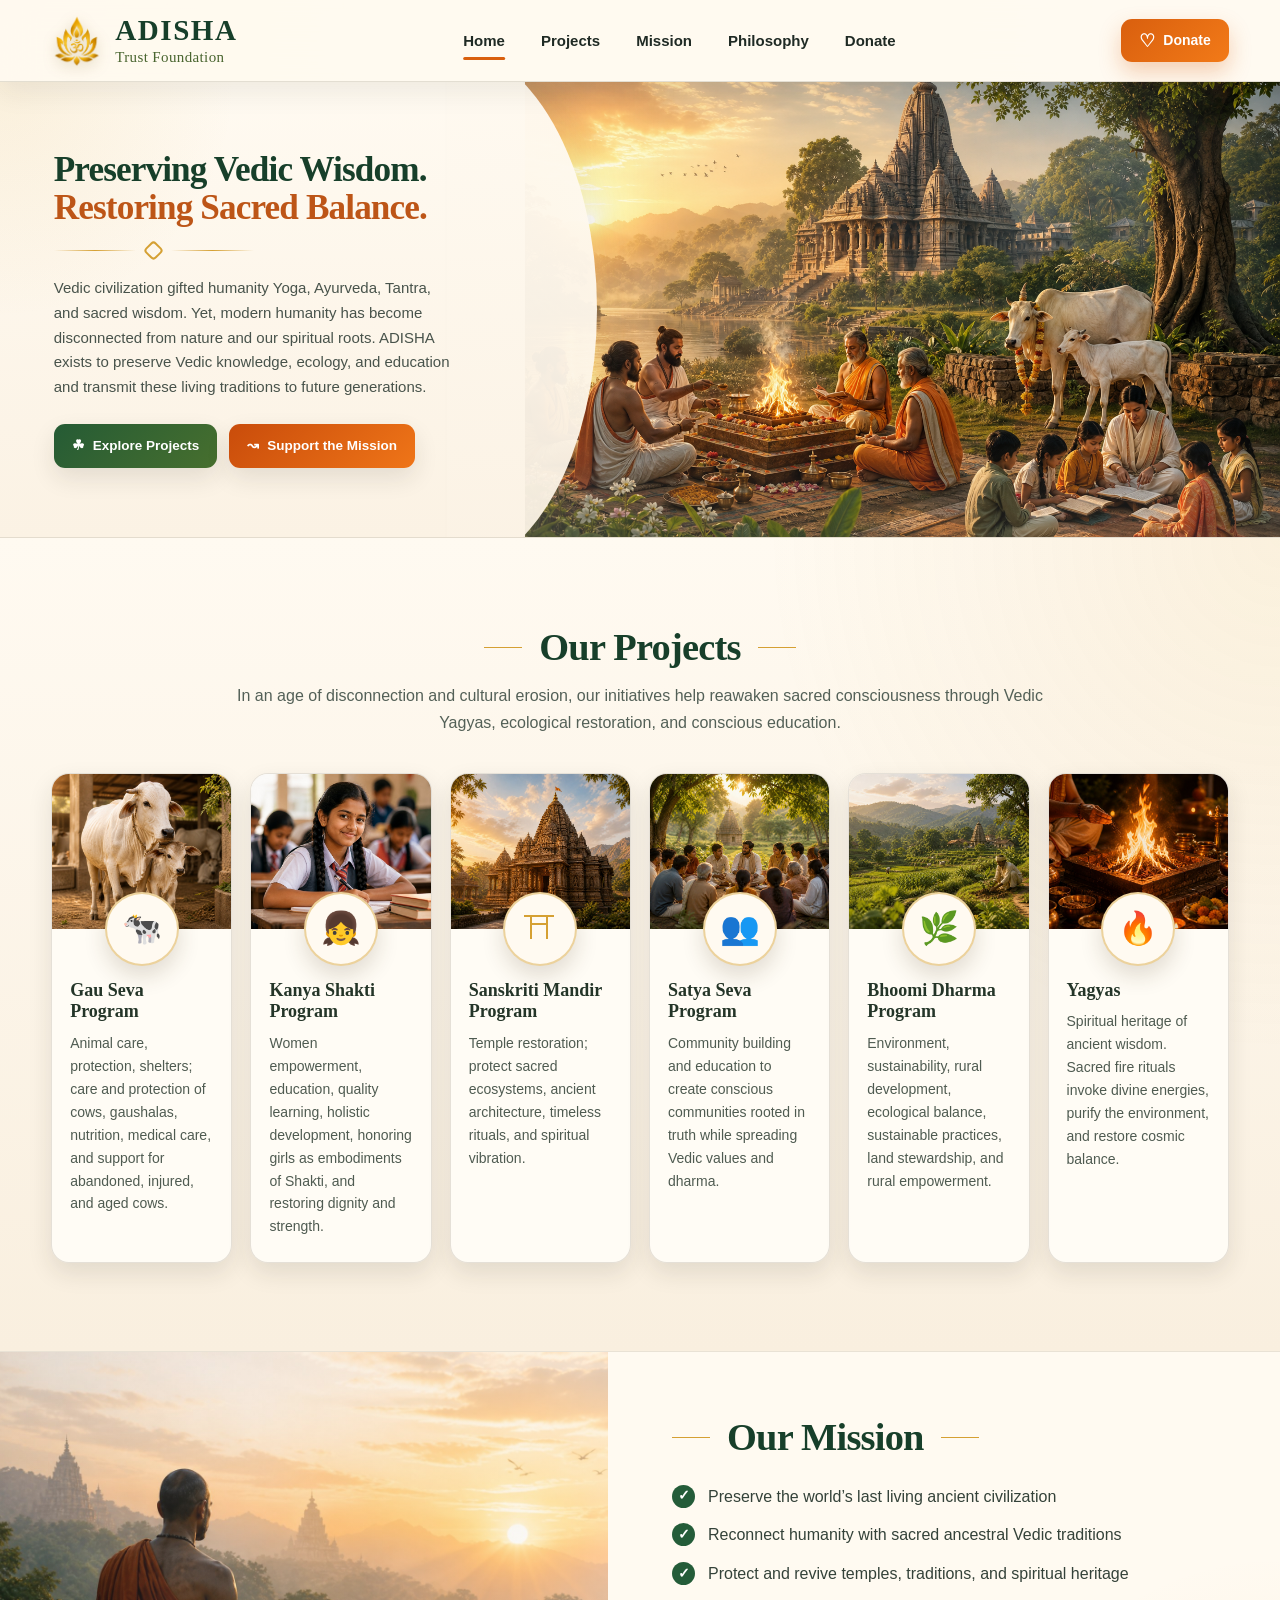
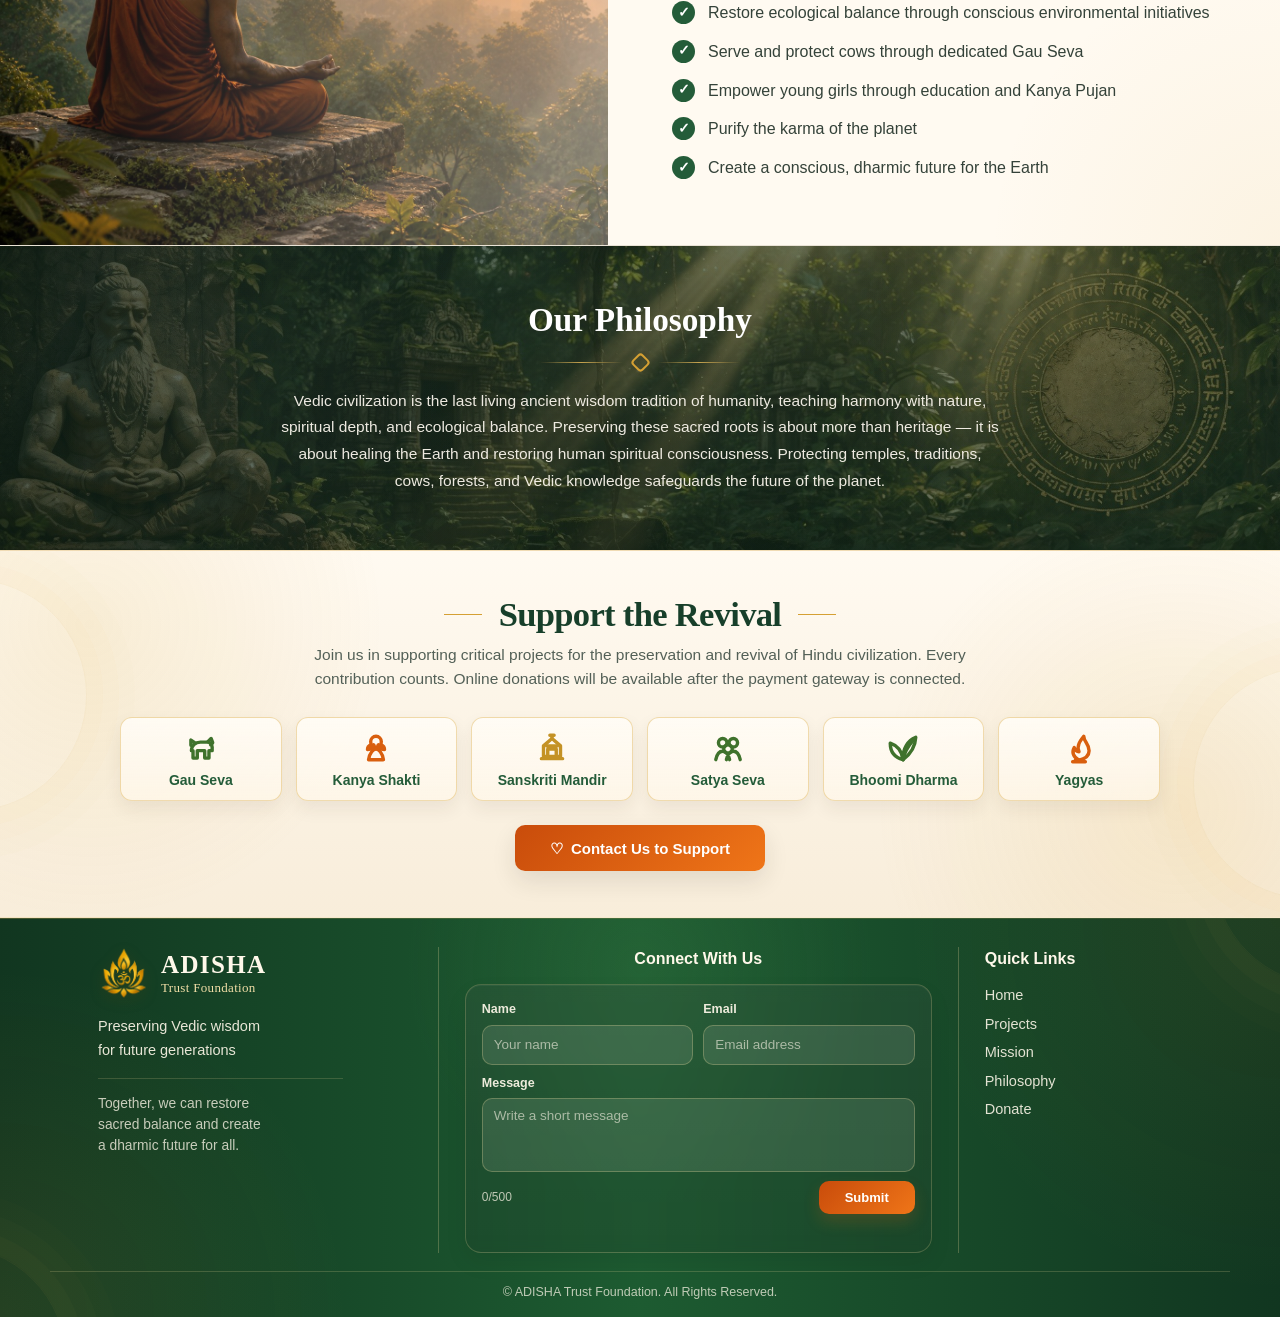
<file: index.html>
<!DOCTYPE html>
<html lang="en">
<head>
  <meta charset="UTF-8" />
  <meta name="viewport" content="width=device-width, initial-scale=1.0" />

  <title>ADISHA Trust Foundation</title>

  <meta
    name="description"
    content="ADISHA Trust Foundation preserves Vedic wisdom, ecology, education, Gau Seva, temple heritage, and sacred living traditions for future generations."
  />

  <link rel="icon" type="image/png" href="assets/images/favicon.png" />
  <link rel="stylesheet" href="styles.css" />
</head>

<body>
  <header class="site-header">
    <a class="brand" href="#home" aria-label="ADISHA Trust Foundation home">
      <img
        class="brand-logo"
        src="assets/images/logo-mark.png"
        alt="ADISHA lotus Om logo"
      />

      <span class="brand-text">
        <strong>ADISHA</strong>
        <small>Trust Foundation</small>
      </span>
    </a>

    <input class="nav-toggle" type="checkbox" id="nav-toggle" aria-label="Open menu" />

    <label class="hamburger" for="nav-toggle" aria-hidden="true">
      <span></span>
      <span></span>
      <span></span>
    </label>

    <nav class="nav" aria-label="Primary navigation">
      <a class="active" href="#home">Home</a>
      <a href="#projects">Projects</a>
      <a href="#mission">Mission</a>
      <a href="#philosophy">Philosophy</a>
      <a href="donate.html">Donate</a>
    </nav>

    <a class="header-donate" href="donate.html">
      <span>♡</span>
      Donate
    </a>
  </header>

  <main id="home">
    <section class="hero">
      <div class="hero-copy">
        <h1>Preserving Vedic Wisdom.<br><span>Restoring Sacred Balance.</span></h1>

        <div class="ornament" aria-hidden="true">
          <span></span>
        </div>

        <p>
          Vedic civilization gifted humanity Yoga, Ayurveda, Tantra, and sacred wisdom.
          Yet, modern humanity has become disconnected from nature and our spiritual roots.
          ADISHA exists to preserve Vedic knowledge, ecology, and education and transmit
          these living traditions to future generations.
        </p>

        <div class="hero-actions">
          <a class="btn btn-green" href="#projects">
            <span>☘</span>
            Explore Projects
          </a>

          <a class="btn btn-orange" href="donate.html">
            <span>↝</span>
            Support the Mission
          </a>
        </div>
      </div>

      <div
        class="hero-image"
        role="img"
        aria-label="Vedic landscape with temple, yagya, cow protection, and children learning"
      ></div>
    </section>

    <section id="projects" class="projects pale-section section-shell">
      <div class="section-heading center">
        <div class="title-line">
          <span></span>
          <h2>Our Projects</h2>
          <span></span>
        </div>

        <p>
          In an age of disconnection and cultural erosion, our initiatives help reawaken
          sacred consciousness through Vedic Yagyas, ecological restoration, and conscious
          education.
        </p>
      </div>

      <div class="project-grid">
        <article class="project-card">
          <img
            src="assets/images/program-gau-seva.jpg"
            alt="Cow and calf in a gaushala"
          />
          <div class="icon-badge">🐄</div>
          <h3>Gau Seva Program</h3>
          <p>
            Animal care, protection, shelters; care and protection of cows, gaushalas,
            nutrition, medical care, and support for abandoned, injured, and aged cows.
          </p>
        </article>

        <article class="project-card">
          <img
            src="assets/images/program-kanya-shakti.jpg"
            alt="Young girl student in a warm classroom"
          />
          <div class="icon-badge orange">👧</div>
          <h3>Kanya Shakti Program</h3>
          <p>
            Women empowerment, education, quality learning, holistic development,
            honoring girls as embodiments of Shakti, and restoring dignity and strength.
          </p>
        </article>

        <article class="project-card">
          <img
            src="assets/images/program-sanskriti-mandir.jpg"
            alt="Ancient Hindu temple at golden hour"
          />
          <div class="icon-badge gold">⛩</div>
          <h3>Sanskriti Mandir Program</h3>
          <p>
            Temple restoration; protect sacred ecosystems, ancient architecture,
            timeless rituals, and spiritual vibration.
          </p>
        </article>

        <article class="project-card">
          <img
            src="assets/images/program-satya-seva.jpg"
            alt="Community sitting in a circle under a tree"
          />
          <div class="icon-badge">👥</div>
          <h3>Satya Seva Program</h3>
          <p>
            Community building and education to create conscious communities rooted in
            truth while spreading Vedic values and dharma.
          </p>
        </article>

        <article class="project-card">
          <img
            src="assets/images/program-bhoomi-dharma.jpg"
            alt="Rural sustainable landscape with farming and temple"
          />
          <div class="icon-badge">🌿</div>
          <h3>Bhoomi Dharma Program</h3>
          <p>
            Environment, sustainability, rural development, ecological balance,
            sustainable practices, land stewardship, and rural empowerment.
          </p>
        </article>

        <article class="project-card">
          <img
            src="assets/images/program-yagyas.jpg"
            alt="Sacred fire ritual with lamps and offerings"
          />
          <div class="icon-badge orange">🔥</div>
          <h3>Yagyas</h3>
          <p>
            Spiritual heritage of ancient wisdom. Sacred fire rituals invoke divine
            energies, purify the environment, and restore cosmic balance.
          </p>
        </article>
      </div>
    </section>

    <section id="mission" class="mission section-shell">
      <div
        class="mission-image"
        role="img"
        aria-label="Meditation overlooking ancient temples at sunrise"
      ></div>

      <div class="mission-copy">
        <div class="section-heading left">
          <div class="title-line">
            <span></span>
            <h2>Our Mission</h2>
            <span></span>
          </div>
        </div>

        <ul class="check-list">
          <li>Preserve the world’s last living ancient civilization</li>
          <li>Reconnect humanity with sacred ancestral Vedic traditions</li>
          <li>Protect and revive temples, traditions, and spiritual heritage</li>
          <li>Restore ecological balance through conscious environmental initiatives</li>
          <li>Serve and protect cows through dedicated Gau Seva</li>
          <li>Empower young girls through education and Kanya Pujan</li>
          <li>Purify the karma of the planet</li>
          <li>Create a conscious, dharmic future for the Earth</li>
        </ul>
      </div>
    </section>

    <section id="philosophy" class="philosophy section-shell">
      <div class="philosophy-copy">
        <h2>Our Philosophy</h2>

        <div class="ornament light" aria-hidden="true">
          <span></span>
        </div>

        <p>
          Vedic civilization is the last living ancient wisdom tradition of humanity,
          teaching harmony with nature, spiritual depth, and ecological balance.
          Preserving these sacred roots is about more than heritage — it is about healing
          the Earth and restoring human spiritual consciousness. Protecting temples,
          traditions, cows, forests, and Vedic knowledge safeguards the future of the planet.
        </p>
      </div>
    </section>

    <section id="donate" class="donate pale-section section-shell">
      <div class="section-heading center donate-heading">
        <div class="title-line">
          <span></span>
          <h2>Support the Revival</h2>
          <span></span>
        </div>

        <p>
          Join us in supporting critical projects for the preservation and revival of
          Hindu civilization. Every contribution counts. Online donations will be available
          after the payment gateway is connected.
        </p>
      </div>

      <div class="donation-options">
        <a href="#footer-contact" class="donation-chip">
          <span class="donation-icon icon-green">
            <svg viewBox="0 0 64 64" aria-hidden="true">
              <path d="M14 37c0-9 7-16 17-16h13c5 0 9 4 9 9v7h-6v14h-8V37H25v14h-8V37h-3Z"/>
              <path d="M45 20l6-6 3 8-4 4M20 22l-7-5v10"/>
            </svg>
          </span>
          <strong>Gau Seva</strong>
        </a>

        <a href="#footer-contact" class="donation-chip">
          <span class="donation-icon icon-orange">
            <svg viewBox="0 0 64 64" aria-hidden="true">
              <circle cx="32" cy="20" r="10"/>
              <path d="M18 54c2-13 9-20 14-20s12 7 14 20H18Z"/>
              <path d="M22 26c-4 2-6 5-6 9 7-1 11-4 12-9M42 26c4 2 6 5 6 9-7-1-11-4-12-9"/>
            </svg>
          </span>
          <strong>Kanya Shakti</strong>
        </a>

        <a href="#footer-contact" class="donation-chip">
          <span class="donation-icon icon-gold">
            <svg viewBox="0 0 64 64" aria-hidden="true">
              <path d="M12 52h40M16 48V28l16-14 16 14v20"/>
              <path d="M24 48V34h16v14M22 28h20M32 14v-6M28 8h8"/>
              <path d="M19 48h26"/>
            </svg>
          </span>
          <strong>Sanskriti Mandir</strong>
        </a>

        <a href="#footer-contact" class="donation-chip">
          <span class="donation-icon icon-green">
            <svg viewBox="0 0 64 64" aria-hidden="true">
              <circle cx="22" cy="22" r="8"/>
              <circle cx="42" cy="22" r="8"/>
              <circle cx="32" cy="34" r="8"/>
              <path d="M9 54c2-10 7-16 13-16s11 6 13 16M29 54c2-10 7-16 13-16s11 6 13 16"/>
            </svg>
          </span>
          <strong>Satya Seva</strong>
        </a>

        <a href="#footer-contact" class="donation-chip">
          <span class="donation-icon icon-green">
            <svg viewBox="0 0 64 64" aria-hidden="true">
              <path d="M32 54C31 33 41 18 56 12c-1 20-12 33-24 42Z"/>
              <path d="M32 54C30 37 20 27 8 23c0 16 9 27 24 31Z"/>
              <path d="M32 54c3-14 9-25 18-35"/>
            </svg>
          </span>
          <strong>Bhoomi Dharma</strong>
        </a>

        <a href="#footer-contact" class="donation-chip">
          <span class="donation-icon icon-orange">
            <svg viewBox="0 0 64 64" aria-hidden="true">
              <path d="M32 55c-11-6-14-15-9-24 2 6 6 8 9 8-5-11 2-20 9-29 0 10 10 14 10 27 0 9-7 15-19 18Z"/>
              <path d="M25 55h14M20 58h24"/>
            </svg>
          </span>
          <strong>Yagyas</strong>
        </a>
      </div>

      <a class="btn btn-orange donate-now" href="#footer-contact">
        <span>♡</span>
        Contact Us to Support
      </a>
    </section>
  </main>

  <footer class="footer" id="footer-contact">
    <div class="footer-inner footer-three-column">
      <div class="footer-col footer-brand-col">
        <a class="brand footer-logo" href="#home" aria-label="ADISHA Trust Foundation home">
          <img
            class="brand-logo"
            src="assets/images/logo-mark.png"
            alt="ADISHA lotus Om logo"
          />

          <span class="brand-text">
            <strong>ADISHA</strong>
            <small>Trust Foundation</small>
          </span>
        </a>

        <p class="footer-tagline">
          Preserving Vedic wisdom<br />
          for future generations
        </p>

        <p class="footer-left-note">
          Together, we can restore<br />
          sacred balance and create<br />
          a dharmic future for all.
        </p>
      </div>

      <div class="footer-col footer-connect-col">
        <h4>Connect With Us</h4>

        <div class="footer-contact-form-wrap">
          <form class="footer-contact-form">
            <div class="footer-field-grid">
              <label>
                <span>Name</span>
                <input
                  type="text"
                  name="contact_name"
                  maxlength="60"
                  placeholder="Your name"
                  required
                />
              </label>

              <label>
                <span>Email</span>
                <input
                  type="email"
                  name="contact_email"
                  maxlength="90"
                  placeholder="Email address"
                  required
                />
              </label>
            </div>

            <label>
              <span>Message</span>
              <textarea
                name="contact_message"
                maxlength="500"
                placeholder="Write a short message"
                required
              ></textarea>
            </label>

            <div class="footer-form-bottom">
              <small><span class="footer-message-count">0</span>/500</small>
              <button type="submit">Submit</button>
            </div>

            <p class="footer-form-status" aria-live="polite"></p>
          </form>
        </div>
      </div>

      <div class="footer-col footer-links-col">
        <h4>Quick Links</h4>

        <div class="footer-links-grid">
          <a href="#home">Home</a>
          <a href="#projects">Projects</a>
          <a href="#mission">Mission</a>
          <a href="#philosophy">Philosophy</a>
          <a href="#donate">Donate</a>
        </div>
      </div>
    </div>

    <div class="copyright">
      © ADISHA Trust Foundation. All Rights Reserved.
    </div>
  </footer>

  <script src="contact-form.js"></script>
</body>
</html>
</file>
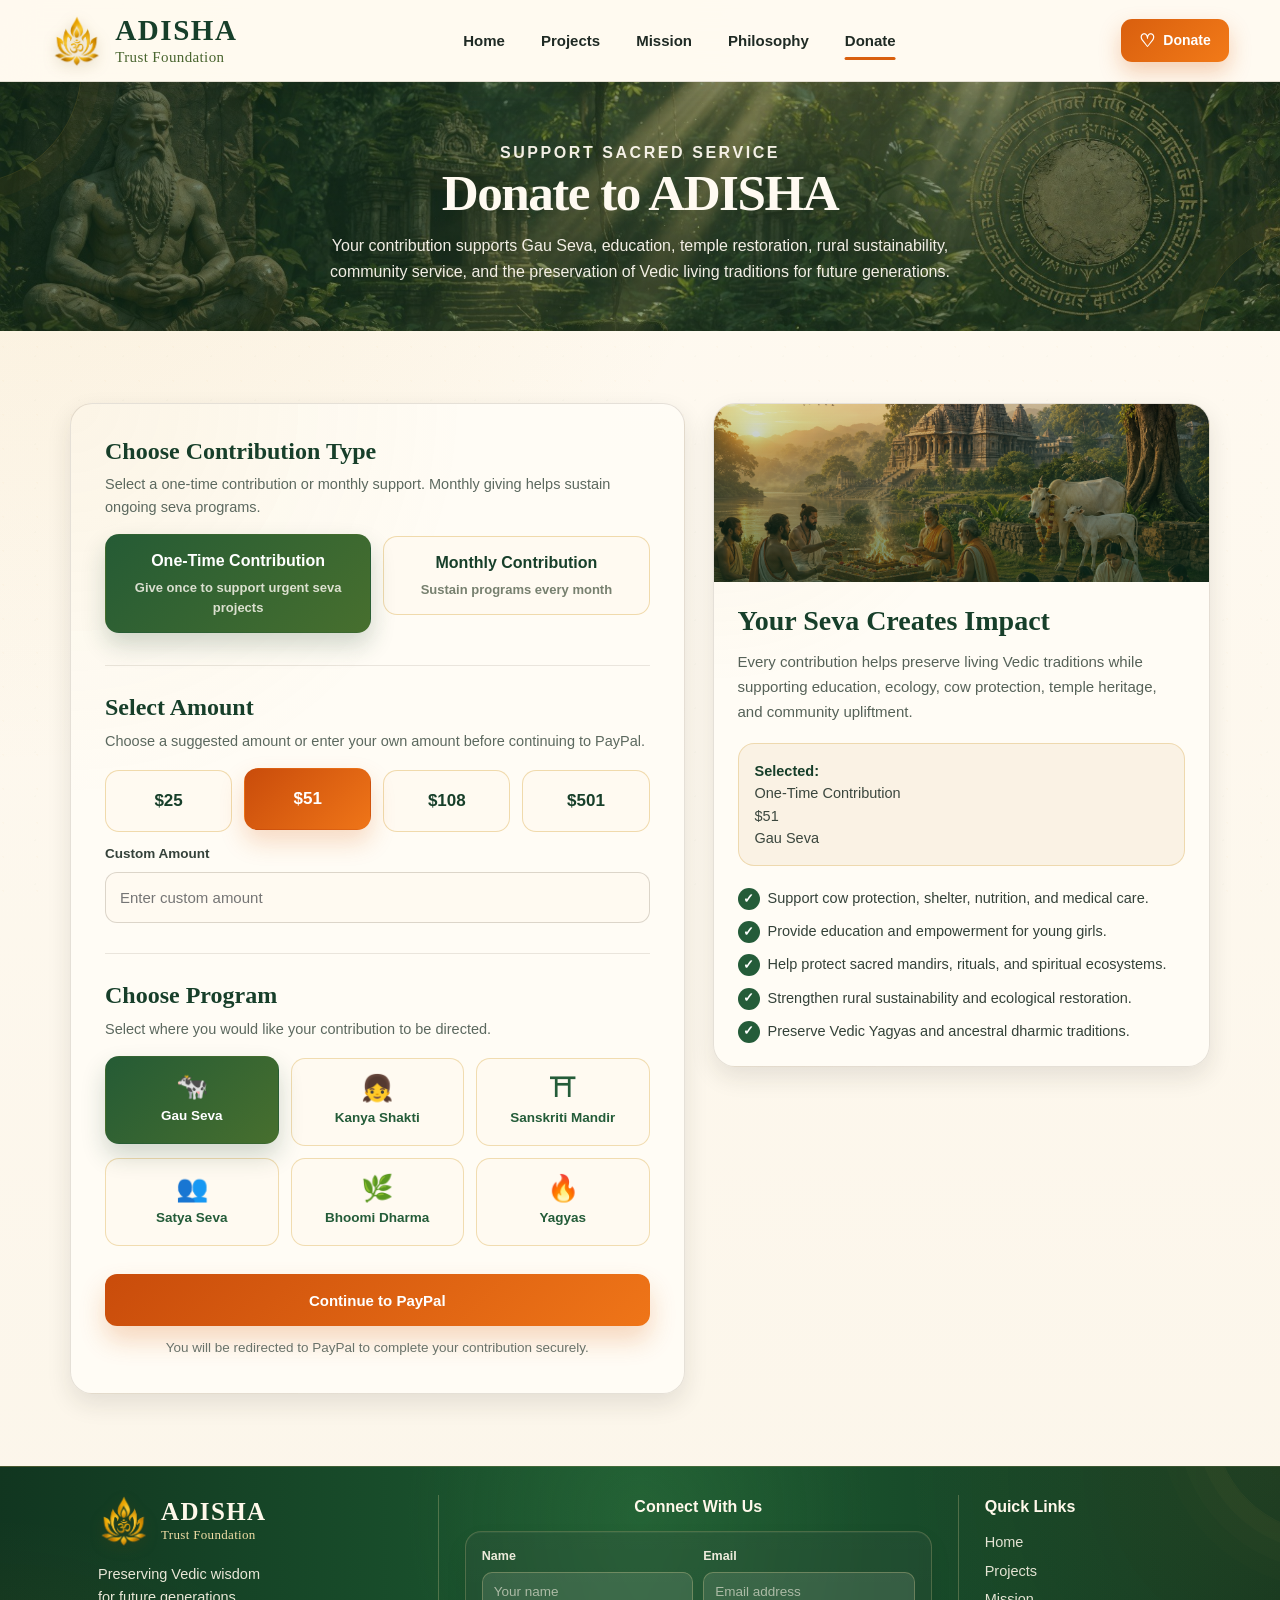
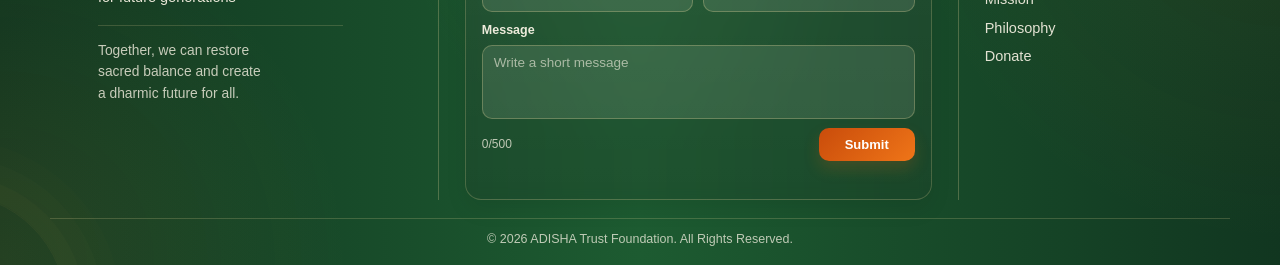
<file: donate.html>
<!DOCTYPE html>
<html lang="en">
<head>
  <meta charset="UTF-8" />
  <meta name="viewport" content="width=device-width, initial-scale=1.0" />

  <title>Donate | ADISHA Trust Foundation</title>

  <meta
    name="description"
    content="Support ADISHA Trust Foundation through one-time or monthly contributions for Gau Seva, Kanya Shakti, Sanskriti Mandir, Satya Seva, Bhoomi Dharma, and Vedic Yagyas."
  />

  <link rel="icon" type="image/png" href="assets/images/favicon.png" />
  <link rel="stylesheet" href="styles.css" />

  <style>
    .paypal-donate-page {
      max-width: 1180px;
      margin: 0 auto;
      padding: clamp(42px, 6vw, 72px) 20px;
      display: grid;
      grid-template-columns: minmax(0, 1.05fr) minmax(320px, 0.85fr);
      gap: 28px;
      align-items: start;
    }

    .paypal-panel,
    .paypal-summary-card {
      border: 1px solid rgba(82, 65, 41, 0.15);
      border-radius: 22px;
      background:
        radial-gradient(circle at top left, rgba(213, 160, 51, 0.08), transparent 34%),
        rgba(255, 252, 246, 0.94);
      box-shadow: var(--soft-shadow);
    }

    .paypal-panel {
      padding: clamp(24px, 4vw, 34px);
    }

    .paypal-step + .paypal-step {
      margin-top: 30px;
      padding-top: 28px;
      border-top: 1px solid rgba(82, 65, 41, 0.12);
    }

    .paypal-step h2 {
      margin: 0 0 14px;
      color: var(--green);
      font-size: 24px;
      line-height: 1.15;
    }

    .paypal-step-note {
      margin: -6px 0 18px;
      color: #5c695f;
      font-family: Arial, Helvetica, sans-serif;
      font-size: 14.5px;
      line-height: 1.55;
    }

    .paypal-frequency-grid {
      display: grid;
      grid-template-columns: 1fr 1fr;
      gap: 12px;
    }

    .paypal-option-input {
      position: absolute;
      opacity: 0;
      pointer-events: none;
    }

    .paypal-option-card {
      min-height: 74px;
      display: grid;
      place-items: center;
      padding: 14px;
      border: 1px solid rgba(213, 160, 51, 0.36);
      border-radius: 14px;
      background: #fffaf1;
      color: var(--green);
      cursor: pointer;
      font-family: Arial, Helvetica, sans-serif;
      font-weight: 800;
      text-align: center;
      transition:
        transform 0.2s ease,
        border-color 0.2s ease,
        box-shadow 0.2s ease,
        background 0.2s ease;
    }

    .paypal-option-card span {
      display: block;
      margin-top: 4px;
      color: #77806f;
      font-size: 13px;
      font-weight: 600;
    }

    .paypal-option-input:checked + .paypal-option-card {
      color: #fff;
      border-color: transparent;
      background: linear-gradient(135deg, #255b35, #476f2e);
      box-shadow: 0 12px 24px rgba(23, 63, 42, 0.2);
      transform: translateY(-2px);
    }

    .paypal-option-input:checked + .paypal-option-card span {
      color: rgba(255, 250, 241, 0.82);
    }

    .paypal-amount-grid {
      display: grid;
      grid-template-columns: repeat(4, 1fr);
      gap: 12px;
    }

    .paypal-amount-card {
      min-height: 62px;
      display: grid;
      place-items: center;
      border: 1px solid rgba(213, 160, 51, 0.36);
      border-radius: 14px;
      background: #fffaf1;
      color: var(--green);
      cursor: pointer;
      font-family: Arial, Helvetica, sans-serif;
      font-size: 17px;
      font-weight: 800;
      transition:
        transform 0.2s ease,
        box-shadow 0.2s ease,
        background 0.2s ease;
    }

    .paypal-option-input:checked + .paypal-amount-card {
      color: #fff;
      border-color: transparent;
      background: linear-gradient(135deg, #c94c0b, #ef7518);
      box-shadow: 0 12px 24px rgba(217, 95, 14, 0.22);
      transform: translateY(-2px);
    }

    .paypal-custom-amount {
      margin-top: 12px;
      display: grid;
      gap: 7px;
      font-family: Arial, Helvetica, sans-serif;
    }

    .paypal-custom-amount label {
      color: #35423a;
      font-size: 13.5px;
      font-weight: 800;
    }

    .paypal-custom-amount input {
      width: 100%;
      border: 1px solid rgba(82, 65, 41, 0.2);
      border-radius: 12px;
      background: #fffaf1;
      color: var(--ink);
      font: inherit;
      font-size: 15px;
      padding: 13px 14px;
      outline: none;
      transition:
        border-color 0.2s ease,
        box-shadow 0.2s ease;
    }

    .paypal-custom-amount input:focus {
      border-color: rgba(213, 160, 51, 0.7);
      box-shadow: 0 0 0 4px rgba(213, 160, 51, 0.12);
    }

    .paypal-program-grid {
      display: grid;
      grid-template-columns: repeat(3, 1fr);
      gap: 12px;
    }

    .paypal-program-card {
      min-height: 88px;
      padding: 12px 10px;
      display: grid;
      place-items: center;
      align-content: center;
      gap: 7px;
      border: 1px solid rgba(213, 160, 51, 0.34);
      border-radius: 14px;
      background: #fffaf1;
      color: var(--green-2);
      cursor: pointer;
      font-family: Arial, Helvetica, sans-serif;
      font-size: 13.5px;
      font-weight: 800;
      text-align: center;
      transition:
        transform 0.2s ease,
        box-shadow 0.2s ease,
        background 0.2s ease;
    }

    .paypal-program-card i {
      font-style: normal;
      font-size: 26px;
      line-height: 1;
    }

    .paypal-option-input:checked + .paypal-program-card {
      color: #fff;
      border-color: transparent;
      background: linear-gradient(135deg, #255b35, #476f2e);
      box-shadow: 0 12px 24px rgba(23, 63, 42, 0.2);
      transform: translateY(-2px);
    }

    .paypal-actions {
      margin-top: 28px;
      display: grid;
      gap: 12px;
    }

    .paypal-button {
      width: 100%;
      min-height: 52px;
      border: 0;
      border-radius: 12px;
      color: #fff;
      background: linear-gradient(135deg, #c94c0b, #ef7518);
      font-family: Arial, Helvetica, sans-serif;
      font-size: 15px;
      font-weight: 900;
      cursor: pointer;
      box-shadow: 0 14px 26px rgba(217, 95, 14, 0.24);
      transition:
        transform 0.2s ease,
        box-shadow 0.2s ease,
        filter 0.2s ease;
    }

    .paypal-button:hover {
      transform: translateY(-2px);
      box-shadow: 0 18px 32px rgba(217, 95, 14, 0.28);
      filter: saturate(1.06);
    }

    .paypal-support-note {
      margin: 0;
      color: #6a736a;
      font-family: Arial, Helvetica, sans-serif;
      font-size: 13.5px;
      line-height: 1.5;
      text-align: center;
    }

    .paypal-summary-card {
      position: sticky;
      top: 108px;
      overflow: hidden;
    }

    .paypal-summary-image {
      height: 178px;
      background:
        linear-gradient(180deg, rgba(15, 50, 31, 0.12), rgba(15, 50, 31, 0.62)),
        url("assets/images/hero-home.png") center center / cover no-repeat;
    }

    .paypal-summary-body {
      padding: 24px;
    }

    .paypal-summary-body h2 {
      margin: 0 0 14px;
      color: var(--green);
      font-size: 28px;
      line-height: 1.1;
    }

    .paypal-selected-box {
      margin: 18px 0 0;
      padding: 16px;
      border: 1px solid rgba(213, 160, 51, 0.3);
      border-radius: 16px;
      background: rgba(246, 234, 215, 0.56);
      font-family: Arial, Helvetica, sans-serif;
    }

    .paypal-selected-box p {
      margin: 0;
      color: #3b473e;
      font-size: 14.5px;
      line-height: 1.55;
    }

    .paypal-selected-box strong {
      color: var(--green);
    }

    .paypal-impact-list {
      margin: 22px 0 0;
      padding: 0;
      list-style: none;
      display: grid;
      gap: 12px;
      font-family: Arial, Helvetica, sans-serif;
      color: #344239;
      font-size: 14.5px;
      line-height: 1.45;
    }

    .paypal-impact-list li {
      position: relative;
      padding-left: 30px;
    }

    .paypal-impact-list li::before {
      content: "✓";
      position: absolute;
      left: 0;
      top: 0;
      width: 22px;
      height: 22px;
      display: grid;
      place-items: center;
      border-radius: 50%;
      color: white;
      background: var(--green-2);
      font-size: 13px;
      font-weight: 800;
    }

    .paypal-placeholder-warning {
      margin: 14px 0 0;
      padding: 12px 14px;
      border-radius: 12px;
      background: rgba(217, 95, 14, 0.1);
      color: #8a3d0f;
      font-family: Arial, Helvetica, sans-serif;
      font-size: 13px;
      line-height: 1.45;
      text-align: center;
    }

    @media (max-width: 1000px) {
      .paypal-donate-page {
        grid-template-columns: 1fr;
      }

      .paypal-summary-card {
        position: relative;
        top: auto;
      }
    }

    @media (max-width: 640px) {
      .paypal-donate-page {
        padding: 34px 16px 46px;
      }

      .paypal-frequency-grid {
        grid-template-columns: 1fr;
      }

      .paypal-amount-grid {
        grid-template-columns: 1fr 1fr;
      }

      .paypal-program-grid {
        grid-template-columns: 1fr 1fr;
      }

      .paypal-panel {
        padding: 22px 18px;
      }
    }

    @media (max-width: 420px) {
      .paypal-amount-grid,
      .paypal-program-grid {
        grid-template-columns: 1fr;
      }
    }
  </style>
</head>

<body>
  <header class="site-header">
    <a class="brand" href="index.html" aria-label="ADISHA Trust Foundation home">
      <img
        class="brand-logo"
        src="assets/images/logo-mark.png"
        alt="ADISHA lotus Om logo"
      />

      <span class="brand-text">
        <strong>ADISHA</strong>
        <small>Trust Foundation</small>
      </span>
    </a>

    <input class="nav-toggle" type="checkbox" id="nav-toggle" aria-label="Open menu" />

    <label class="hamburger" for="nav-toggle" aria-hidden="true">
      <span></span>
      <span></span>
      <span></span>
    </label>

    <nav class="nav" aria-label="Primary navigation">
      <a href="index.html">Home</a>
      <a href="index.html#projects">Projects</a>
      <a href="index.html#mission">Mission</a>
      <a href="index.html#philosophy">Philosophy</a>
      <a class="active" href="donate.html">Donate</a>
    </nav>

    <a class="header-donate" href="#donation-form">
      <span>♡</span>
      Donate
    </a>
  </header>

  <main>
    <section class="donate-hero">
      <div class="donate-hero-inner">
        <p class="eyebrow">Support Sacred Service</p>

        <h1>Donate to ADISHA</h1>

        <p>
          Your contribution supports Gau Seva, education, temple restoration, rural
          sustainability, community service, and the preservation of Vedic living traditions
          for future generations.
        </p>
      </div>
    </section>

    <section class="paypal-donate-page" id="donation-form">
      <form class="paypal-panel" id="paypalDonationForm">
        <div class="paypal-step">
          <h2>Choose Contribution Type</h2>
          <p class="paypal-step-note">
            Select a one-time contribution or monthly support. Monthly giving helps sustain ongoing seva programs.
          </p>

          <div class="paypal-frequency-grid">
            <label>
              <input class="paypal-option-input" type="radio" name="frequency" value="one-time" checked />
              <span class="paypal-option-card">
                One-Time Contribution
                <span>Give once to support urgent seva projects</span>
              </span>
            </label>

            <label>
              <input class="paypal-option-input" type="radio" name="frequency" value="monthly" />
              <span class="paypal-option-card">
                Monthly Contribution
                <span>Sustain programs every month</span>
              </span>
            </label>
          </div>
        </div>

        <div class="paypal-step">
          <h2>Select Amount</h2>
          <p class="paypal-step-note">
            Choose a suggested amount or enter your own amount before continuing to PayPal.
          </p>

          <div class="paypal-amount-grid">
            <label>
              <input class="paypal-option-input" type="radio" name="amount" value="25" />
              <span class="paypal-amount-card">$25</span>
            </label>

            <label>
              <input class="paypal-option-input" type="radio" name="amount" value="51" checked />
              <span class="paypal-amount-card">$51</span>
            </label>

            <label>
              <input class="paypal-option-input" type="radio" name="amount" value="108" />
              <span class="paypal-amount-card">$108</span>
            </label>

            <label>
              <input class="paypal-option-input" type="radio" name="amount" value="501" />
              <span class="paypal-amount-card">$501</span>
            </label>
          </div>

          <div class="paypal-custom-amount">
            <label for="customAmount">Custom Amount</label>
            <input
              id="customAmount"
              name="custom_amount"
              type="number"
              min="1"
              placeholder="Enter custom amount"
            />
          </div>
        </div>

        <div class="paypal-step">
          <h2>Choose Program</h2>
          <p class="paypal-step-note">
            Select where you would like your contribution to be directed.
          </p>

          <div class="paypal-program-grid">
            <label>
              <input class="paypal-option-input" type="radio" name="program" value="Gau Seva" checked />
              <span class="paypal-program-card">
                <i>🐄</i>
                Gau Seva
              </span>
            </label>

            <label>
              <input class="paypal-option-input" type="radio" name="program" value="Kanya Shakti" />
              <span class="paypal-program-card">
                <i>👧</i>
                Kanya Shakti
              </span>
            </label>

            <label>
              <input class="paypal-option-input" type="radio" name="program" value="Sanskriti Mandir" />
              <span class="paypal-program-card">
                <i>⛩</i>
                Sanskriti Mandir
              </span>
            </label>

            <label>
              <input class="paypal-option-input" type="radio" name="program" value="Satya Seva" />
              <span class="paypal-program-card">
                <i>👥</i>
                Satya Seva
              </span>
            </label>

            <label>
              <input class="paypal-option-input" type="radio" name="program" value="Bhoomi Dharma" />
              <span class="paypal-program-card">
                <i>🌿</i>
                Bhoomi Dharma
              </span>
            </label>

            <label>
              <input class="paypal-option-input" type="radio" name="program" value="Yagyas" />
              <span class="paypal-program-card">
                <i>🔥</i>
                Yagyas
              </span>
            </label>
          </div>
        </div>

        <div class="paypal-actions">
          <button class="paypal-button" type="submit">
            Continue to PayPal
          </button>

          <p class="paypal-support-note">
            You will be redirected to PayPal to complete your contribution securely.
          </p>

          <p class="paypal-placeholder-warning" id="paypalPlaceholderWarning" hidden>
            PayPal link is not connected yet. Replace the placeholder links inside this file.
          </p>
        </div>
      </form>

      <aside class="paypal-summary-card">
        <div class="paypal-summary-image"></div>

        <div class="paypal-summary-body">
          <h2>Your Seva Creates Impact</h2>

          <p style="margin:0;color:#566258;font-family:Arial,Helvetica,sans-serif;font-size:15px;line-height:1.65;">
            Every contribution helps preserve living Vedic traditions while supporting
            education, ecology, cow protection, temple heritage, and community upliftment.
          </p>

          <div class="paypal-selected-box">
            <p>
              <strong>Selected:</strong><br />
              <span id="selectedFrequency">One-Time Contribution</span><br />
              <span id="selectedAmount">$51</span><br />
              <span id="selectedProgram">Gau Seva</span>
            </p>
          </div>

          <ul class="paypal-impact-list">
            <li>Support cow protection, shelter, nutrition, and medical care.</li>
            <li>Provide education and empowerment for young girls.</li>
            <li>Help protect sacred mandirs, rituals, and spiritual ecosystems.</li>
            <li>Strengthen rural sustainability and ecological restoration.</li>
            <li>Preserve Vedic Yagyas and ancestral dharmic traditions.</li>
          </ul>
        </div>
      </aside>
    </section>
  </main>

  <footer class="footer" id="footer-contact">
    <div class="footer-inner footer-three-column">
      <div class="footer-col footer-brand-col">
        <a class="brand footer-logo" href="index.html" aria-label="ADISHA Trust Foundation home">
          <img
            class="brand-logo"
            src="assets/images/logo-mark.png"
            alt="ADISHA lotus Om logo"
          />

          <span class="brand-text">
            <strong>ADISHA</strong>
            <small>Trust Foundation</small>
          </span>
        </a>

        <p class="footer-tagline">
          Preserving Vedic wisdom<br />
          for future generations
        </p>

        <p class="footer-left-note">
          Together, we can restore<br />
          sacred balance and create<br />
          a dharmic future for all.
        </p>
      </div>

      <div class="footer-col footer-connect-col">
        <h4>Connect With Us</h4>

        <div class="footer-contact-form-wrap">
          <form class="footer-contact-form">
            <div class="footer-field-grid">
              <label>
                <span>Name</span>
                <input
                  type="text"
                  name="contact_name"
                  maxlength="60"
                  placeholder="Your name"
                  required
                />
              </label>

              <label>
                <span>Email</span>
                <input
                  type="email"
                  name="contact_email"
                  maxlength="90"
                  placeholder="Email address"
                  required
                />
              </label>
            </div>

            <label>
              <span>Message</span>
              <textarea
                name="contact_message"
                maxlength="500"
                placeholder="Write a short message"
                required
              ></textarea>
            </label>

            <div class="footer-form-bottom">
              <small><span class="footer-message-count">0</span>/500</small>
              <button type="submit">Submit</button>
            </div>

            <p class="footer-form-status" aria-live="polite"></p>
          </form>
        </div>
      </div>

      <div class="footer-col footer-links-col">
        <h4>Quick Links</h4>

        <div class="footer-links-grid">
          <a href="index.html">Home</a>
          <a href="index.html#projects">Projects</a>
          <a href="index.html#mission">Mission</a>
          <a href="index.html#philosophy">Philosophy</a>
          <a href="donate.html">Donate</a>
        </div>
      </div>
    </div>

    <div class="copyright">
      © 2026 ADISHA Trust Foundation. All Rights Reserved.
    </div>
  </footer>

  <script>
    /*
      Replace these placeholder links after creating PayPal links.

      Option A:
      Use one PayPal donation link for both one-time and monthly.

      Option B:
      Use separate PayPal links:
      - one for one-time donation
      - one for monthly subscription/contribution
    */

    const PAYPAL_ONE_TIME_LINK = "https://www.paypal.com/donate/?hosted_button_id=8T9EJ3S82WH7Y";
    const PAYPAL_MONTHLY_LINK = "https://www.paypal.com/donate/?hosted_button_id=8T9EJ3S82WH7Y";

    function getCheckedDonationValue(name) {
      const checked = document.querySelector(`input[name="${name}"]:checked`);
      return checked ? checked.value : "";
    }

    function getSelectedAmount() {
      const customAmount = document.getElementById("customAmount").value.trim();

      if (customAmount && Number(customAmount) > 0) {
        return customAmount;
      }

      return getCheckedDonationValue("amount");
    }

    function formatFrequency(value) {
      return value === "monthly" ? "Monthly Contribution" : "One-Time Contribution";
    }

    function updateDonationSummary() {
      const frequency = getCheckedDonationValue("frequency");
      const amount = getSelectedAmount();
      const program = getCheckedDonationValue("program");

      document.getElementById("selectedFrequency").textContent = formatFrequency(frequency);
      document.getElementById("selectedAmount").textContent = amount ? "$" + amount : "Custom Amount";
      document.getElementById("selectedProgram").textContent = program || "Gau Seva";
    }

    function applyProgramFromUrl() {
      const params = new URLSearchParams(window.location.search);
      const program = params.get("program");

      if (!program) {
        return;
      }

      const normalizedPrograms = {
        "gau-seva": "Gau Seva",
        "kanya-shakti": "Kanya Shakti",
        "sanskriti-mandir": "Sanskriti Mandir",
        "satya-seva": "Satya Seva",
        "bhoomi-dharma": "Bhoomi Dharma",
        "yagyas": "Yagyas"
      };

      const programValue = normalizedPrograms[program] || program;
      const input = document.querySelector(`input[name="program"][value="${programValue}"]`);

      if (input) {
        input.checked = true;
      }
    }

    function buildPayPalUrl(baseUrl, amount, program, frequency) {
      const isPlaceholder = baseUrl.indexOf("YOUR_") !== -1;

      if (isPlaceholder) {
        return baseUrl;
      }

      /*
        This preserves compatibility with simple PayPal hosted donation links.
        If PayPal ignores these query values, the donation link still opens normally.
      */

      const url = new URL(baseUrl);
      url.searchParams.set("amount", amount);
      url.searchParams.set("item_name", "ADISHA Trust Foundation - " + program + " - " + formatFrequency(frequency));
      return url.toString();
    }

    document.addEventListener("DOMContentLoaded", function () {
      applyProgramFromUrl();
      updateDonationSummary();

      const donationForm = document.getElementById("paypalDonationForm");
      const warning = document.getElementById("paypalPlaceholderWarning");

      document.querySelectorAll('input[name="frequency"], input[name="amount"], input[name="program"]').forEach(function (input) {
        input.addEventListener("change", updateDonationSummary);
      });

      document.getElementById("customAmount").addEventListener("input", updateDonationSummary);

      donationForm.addEventListener("submit", function (event) {
        event.preventDefault();

        const frequency = getCheckedDonationValue("frequency");
        const amount = getSelectedAmount();
        const program = getCheckedDonationValue("program");

        if (!amount || Number(amount) <= 0) {
          alert("Please select or enter a donation amount.");
          return;
        }

        const basePayPalUrl = frequency === "monthly" ? PAYPAL_MONTHLY_LINK : PAYPAL_ONE_TIME_LINK;
        const isPlaceholder = basePayPalUrl.indexOf("YOUR_") !== -1;

        if (isPlaceholder) {
          warning.hidden = false;
          return;
        }

        warning.hidden = true;

        const finalPayPalUrl = buildPayPalUrl(basePayPalUrl, amount, program, frequency);
        window.location.href = finalPayPalUrl;
      });
    });
  </script>

  <script src="contact-form.js"></script>
</body>
</html>
</file>
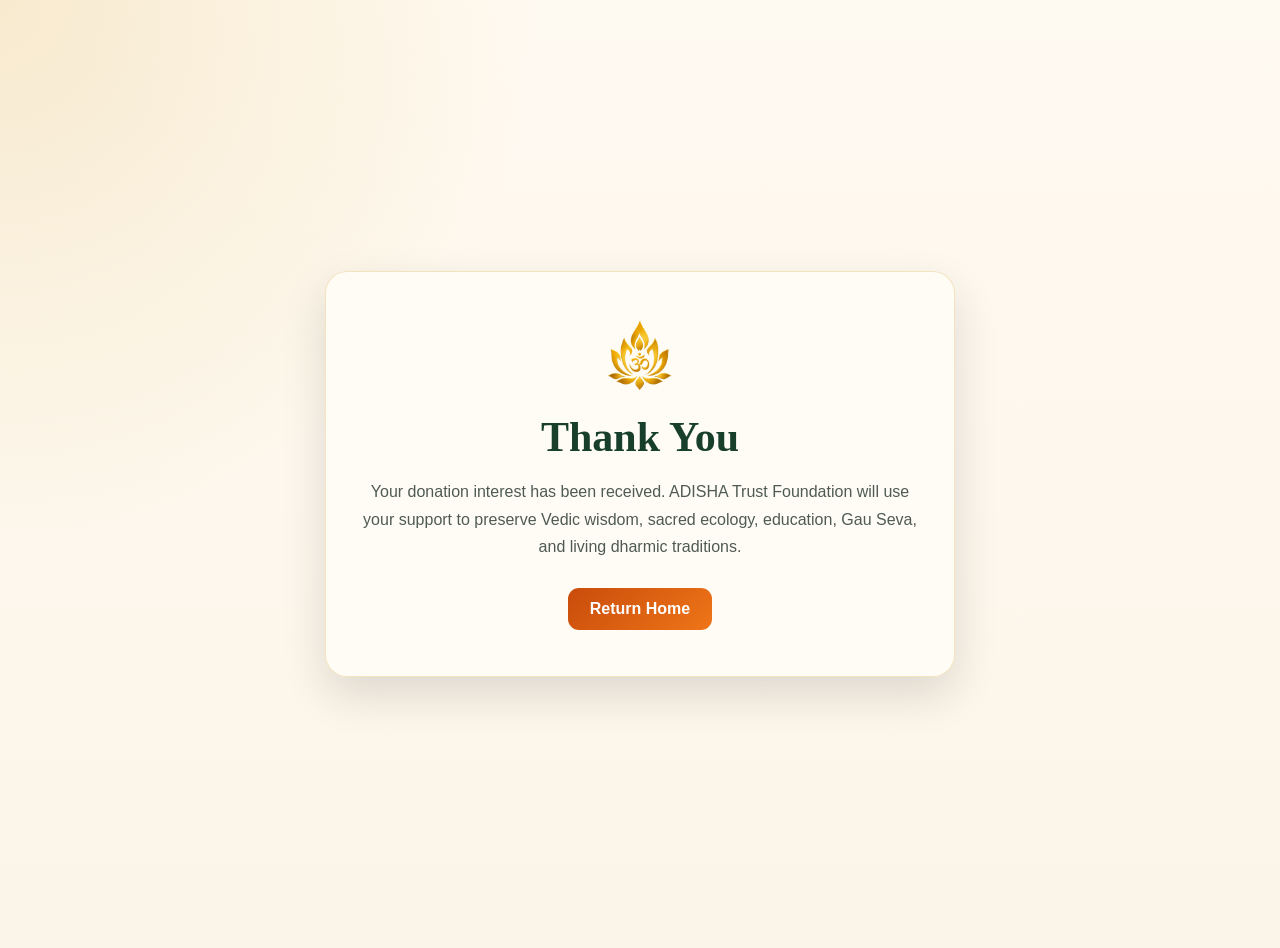
<file: thank-you.html>
<!DOCTYPE html>
<html lang="en">
<head>
  <meta charset="UTF-8" />
  <meta name="viewport" content="width=device-width, initial-scale=1.0" />

  <title>Thank You | ADISHA Trust Foundation</title>

  <link rel="icon" type="image/png" href="assets/images/favicon.png" />

  <style>
    body {
      margin: 0;
      min-height: 100vh;
      display: grid;
      place-items: center;
      background:
        radial-gradient(circle at top left, rgba(213, 160, 51, 0.18), transparent 34%),
        linear-gradient(180deg, #fffaf1 0%, #fbf5e9 100%);
      color: #173f2a;
      font-family: Georgia, "Times New Roman", serif;
      text-align: center;
      padding: 24px;
    }

    .card {
      max-width: 680px;
      padding: 46px 34px;
      border: 1px solid rgba(213, 160, 51, 0.28);
      border-radius: 22px;
      background: rgba(255, 252, 246, 0.92);
      box-shadow: 0 18px 44px rgba(37, 35, 25, 0.14);
    }

    img {
      width: 74px;
      height: 74px;
      object-fit: contain;
      margin: 0 auto 18px;
    }

    h1 {
      margin: 0;
      font-size: 42px;
      line-height: 1.1;
    }

    p {
      max-width: 560px;
      margin: 18px auto 0;
      color: #4f5b51;
      font-family: Arial, Helvetica, sans-serif;
      font-size: 16px;
      line-height: 1.7;
    }

    a {
      display: inline-flex;
      margin-top: 28px;
      padding: 12px 22px;
      border-radius: 11px;
      color: #fff;
      background: linear-gradient(135deg, #c94c0b, #ef7518);
      font-family: Arial, Helvetica, sans-serif;
      font-weight: 800;
      text-decoration: none;
    }
  </style>
</head>

<body>
  <main class="card">
    <img src="assets/images/logo-mark.png" alt="ADISHA Trust Foundation logo" />

    <h1>Thank You</h1>

    <p>
      Your donation interest has been received. ADISHA Trust Foundation will use your
      support to preserve Vedic wisdom, sacred ecology, education, Gau Seva, and living
      dharmic traditions.
    </p>

    <a href="index.html">Return Home</a>
  </main>
</body>
</html>
</file>
<file: styles.css>
:root {
  --green: #173f2a;
  --green-2: #245c39;
  --green-3: #436b2c;
  --orange: #d95f0e;
  --orange-2: #f27a18;
  --gold: #d5a033;
  --cream: #fbf5e9;
  --cream-2: #f6ead7;
  --paper: #fffaf1;
  --ink: #1f2a24;
  --muted: #667166;
  --line: rgba(63, 76, 54, 0.18);
  --shadow: 0 18px 44px rgba(37, 35, 25, 0.14);
  --soft-shadow: 0 10px 24px rgba(37, 35, 25, 0.11);
  --radius: 18px;
  --max: 1180px;
}

* {
  box-sizing: border-box;
}

html {
  scroll-behavior: smooth;
}

body {
  margin: 0;
  color: var(--ink);
  background:
    radial-gradient(circle at top left, rgba(214, 160, 51, 0.13), transparent 34%),
    linear-gradient(180deg, #fffaf1 0%, #fbf5e9 100%);
  font-family: Georgia, "Times New Roman", serif;
  line-height: 1.55;
}

body::before {
  content: "";
  position: fixed;
  inset: 0;
  z-index: -2;
  pointer-events: none;
  opacity: 0.22;
  background-image:
    radial-gradient(circle at 10% 20%, rgba(213, 160, 51, 0.13) 0 1px, transparent 1px),
    radial-gradient(circle at 80% 10%, rgba(23, 63, 42, 0.08) 0 1px, transparent 1px);
  background-size: 34px 34px, 44px 44px;
}

a {
  color: inherit;
  text-decoration: none;
}

img {
  display: block;
  max-width: 100%;
}

/* HEADER */

.site-header {
  position: sticky;
  top: 0;
  z-index: 50;
  min-height: 82px;
  display: grid;
  grid-template-columns: auto 1fr auto;
  align-items: center;
  gap: 24px;
  padding: 12px clamp(18px, 4vw, 64px);
  background: rgba(255, 250, 241, 0.94);
  border-bottom: 1px solid rgba(71, 63, 45, 0.15);
  backdrop-filter: blur(18px);
  box-shadow: 0 10px 28px rgba(39, 36, 25, 0.08);
}

.brand {
  display: inline-flex;
  align-items: center;
  gap: 12px;
  min-width: max-content;
}

.brand-logo {
  width: 52px;
  height: 52px;
  object-fit: contain;
  flex: 0 0 auto;
  filter: drop-shadow(0 4px 7px rgba(112, 75, 9, 0.25));
}

.brand-text {
  display: flex;
  flex-direction: column;
  line-height: 0.95;
}

.brand-text strong {
  color: var(--green);
  font-size: 29px;
  letter-spacing: 0.055em;
  font-weight: 700;
}

.brand-text small {
  margin-top: 6px;
  color: #49652f;
  font-size: 15px;
  letter-spacing: 0.025em;
}

.nav {
  justify-self: center;
  display: flex;
  align-items: center;
  gap: clamp(18px, 3vw, 36px);
  font-family: Arial, Helvetica, sans-serif;
  font-size: 15px;
  font-weight: 600;
}

.nav a {
  position: relative;
  padding: 10px 0;
  color: #1f2a24;
}

.nav a::after {
  content: "";
  position: absolute;
  left: 50%;
  bottom: 2px;
  width: 0;
  height: 3px;
  border-radius: 20px;
  background: var(--orange);
  transform: translateX(-50%);
  transition: width 0.25s ease;
}

.nav a:hover::after,
.nav a.active::after {
  width: 100%;
}

.header-donate {
  justify-self: end;
  display: inline-flex;
  align-items: center;
  gap: 8px;
  padding: 11px 18px;
  color: #fff;
  background: linear-gradient(135deg, var(--orange), var(--orange-2));
  border-radius: 11px;
  box-shadow: 0 10px 22px rgba(217, 95, 14, 0.28);
  font-family: Arial, Helvetica, sans-serif;
  font-size: 14px;
  font-weight: 800;
}

.header-donate span {
  font-size: 18px;
  line-height: 1;
}

.nav-toggle {
  display: none;
}

.hamburger {
  display: none;
  width: 42px;
  height: 42px;
  cursor: pointer;
  place-items: center;
  border: 1px solid rgba(23, 63, 42, 0.18);
  border-radius: 12px;
  background: #fff7e9;
}

.hamburger span {
  display: block;
  width: 22px;
  height: 2px;
  margin: 4px 0;
  border-radius: 99px;
  background: var(--green);
  transition: 0.25s ease;
}

/* HERO */

.hero {
  display: grid;
  grid-template-columns: 41% 59%;
  min-height: 455px;
  max-width: 1600px;
  margin: 0 auto;
  overflow: hidden;
  background: var(--paper);
  border-bottom: 1px solid rgba(86, 61, 28, 0.16);
}

.hero-copy {
  position: relative;
  z-index: 2;
  display: flex;
  flex-direction: column;
  justify-content: center;
  padding: 42px 30px 42px clamp(30px, 4.2vw, 70px);
  background:
    radial-gradient(circle at top left, rgba(213, 160, 51, 0.11), transparent 34%),
    linear-gradient(180deg, #fffaf1 0%, #fbf2e4 100%);
}

.hero-copy::after {
  content: "";
  position: absolute;
  top: -8%;
  right: -72px;
  width: 150px;
  height: 116%;
  background: linear-gradient(180deg, rgba(255, 250, 241, 0.98), rgba(251, 242, 228, 0.94));
  border-top-right-radius: 100% 50%;
  border-bottom-right-radius: 100% 50%;
  z-index: -1;
  box-shadow: 18px 0 28px rgba(72, 58, 29, 0.05);
}

.hero h1 {
  margin: 0;
  max-width: 560px;
  color: var(--green);
  font-size: clamp(31px, 2.75vw, 42px);
  line-height: 1.08;
  letter-spacing: -0.025em;
}

.hero h1 span {
  color: #bd5517;
}

.ornament {
  width: 200px;
  max-width: 76%;
  margin: 16px 0 18px;
  display: flex;
  align-items: center;
  gap: 10px;
  color: var(--gold);
}

.ornament::before,
.ornament::after {
  content: "";
  height: 1px;
  flex: 1;
  background: linear-gradient(90deg, transparent, var(--gold), transparent);
}

.ornament span {
  width: 15px;
  height: 15px;
  border: 2px solid var(--gold);
  transform: rotate(45deg);
  border-radius: 4px;
}

.ornament.light {
  margin-left: auto;
  margin-right: auto;
  color: #e2b656;
}

.ornament.light::before,
.ornament.light::after {
  background: linear-gradient(90deg, transparent, rgba(226, 182, 86, 0.85), transparent);
}

.hero p {
  max-width: 405px;
  margin: 0;
  color: #48534b;
  font-size: 15px;
  font-family: Arial, Helvetica, sans-serif;
  line-height: 1.66;
}

.hero-actions {
  display: flex;
  flex-wrap: wrap;
  gap: 12px;
  margin-top: 24px;
}

.btn {
  display: inline-flex;
  align-items: center;
  justify-content: center;
  gap: 8px;
  min-height: 44px;
  padding: 11px 18px;
  border-radius: 11px;
  color: #fff;
  font-family: Arial, Helvetica, sans-serif;
  font-size: 13.5px;
  font-weight: 800;
  box-shadow: var(--soft-shadow);
  transition:
    transform 0.2s ease,
    box-shadow 0.2s ease,
    filter 0.2s ease;
}

.btn:hover {
  transform: translateY(-2px);
  box-shadow: 0 17px 30px rgba(37, 35, 25, 0.18);
  filter: saturate(1.05);
}

.btn-green {
  background: linear-gradient(135deg, #255b35, #476f2e);
}

.btn-orange {
  background: linear-gradient(135deg, #c94c0b, #ef7518);
}

.hero-image {
  position: relative;
  min-height: 455px;
  background:
    linear-gradient(90deg, rgba(255, 250, 241, 0.12) 0%, rgba(255, 250, 241, 0) 20%),
    url("assets/images/hero-home.png") center center / cover no-repeat;
}

.hero-image::after {
  content: "";
  position: absolute;
  inset: 0;
  background:
    radial-gradient(circle at 75% 12%, rgba(255, 255, 255, 0.11), transparent 22%),
    linear-gradient(180deg, rgba(255, 250, 241, 0) 72%, rgba(255, 250, 241, 0.12));
  pointer-events: none;
}

/* SHARED SECTIONS */

.section-shell {
  padding: clamp(54px, 7vw, 88px) clamp(18px, 4vw, 54px);
}

.pale-section {
  background:
    radial-gradient(circle at top right, rgba(213, 160, 51, 0.1), transparent 34%),
    linear-gradient(180deg, #fffaf1 0%, #f9efdf 100%);
}

.section-heading {
  max-width: 820px;
  margin-bottom: 36px;
}

.section-heading.center {
  margin-inline: auto;
  text-align: center;
}

.section-heading.left {
  margin-bottom: 26px;
}

.title-line {
  display: flex;
  align-items: center;
  justify-content: center;
  gap: 17px;
}

.section-heading.left .title-line {
  justify-content: flex-start;
}

.title-line span {
  width: 38px;
  height: 1px;
  background: var(--gold);
}

.title-line h2 {
  margin: 0;
  color: var(--green);
  font-size: clamp(32px, 3vw, 48px);
  line-height: 1.1;
  letter-spacing: -0.02em;
}

.section-heading p {
  margin: 14px auto 0;
  color: #536057;
  font-family: Arial, Helvetica, sans-serif;
  font-size: 16px;
  line-height: 1.7;
}

/* PROJECTS */

.project-grid {
  max-width: 1430px;
  margin: 0 auto;
  display: grid;
  grid-template-columns: repeat(6, minmax(0, 1fr));
  gap: 18px;
}

.project-card {
  position: relative;
  overflow: hidden;
  min-height: 405px;
  border: 1px solid rgba(82, 65, 41, 0.15);
  border-radius: var(--radius);
  background: rgba(255, 252, 246, 0.94);
  box-shadow: var(--soft-shadow);
  transition:
    transform 0.22s ease,
    box-shadow 0.22s ease;
}

.project-card:hover {
  transform: translateY(-6px);
  box-shadow: var(--shadow);
}

.project-card img {
  width: 100%;
  height: 155px;
  object-fit: cover;
}

.icon-badge {
  position: relative;
  z-index: 2;
  width: 74px;
  height: 74px;
  margin: -37px auto 14px;
  display: grid;
  place-items: center;
  border: 2px solid rgba(213, 160, 51, 0.45);
  border-radius: 50%;
  background: #fffaf1;
  color: var(--green-2);
  box-shadow: 0 10px 22px rgba(68, 50, 22, 0.16);
  font-size: 32px;
}

.icon-badge.orange {
  color: var(--orange);
}

.icon-badge.gold {
  color: var(--gold);
}

.project-card h3 {
  margin: 0 18px 9px;
  color: #243528;
  font-size: 18px;
  line-height: 1.2;
}

.project-card p {
  margin: 0 18px 24px;
  color: #4f5b51;
  font-family: Arial, Helvetica, sans-serif;
  font-size: 14px;
  line-height: 1.64;
}

/* MISSION */

.mission {
  display: grid;
  grid-template-columns: minmax(360px, 0.95fr) minmax(420px, 1.05fr);
  align-items: stretch;
  max-width: 1600px;
  margin: 0 auto;
  padding: 0;
  background: var(--paper);
  border-top: 1px solid rgba(86, 61, 28, 0.13);
  border-bottom: 1px solid rgba(86, 61, 28, 0.13);
}

.mission-image {
  min-height: 430px;
  background:
    linear-gradient(90deg, rgba(0, 0, 0, 0.02), rgba(255, 250, 241, 0.38)),
    url("assets/images/mission-bg.jpg") center center / cover no-repeat;
}

.mission-copy {
  padding: clamp(42px, 5vw, 72px);
  background:
    radial-gradient(circle at bottom right, rgba(213, 160, 51, 0.08), transparent 35%),
    #fffaf1;
}

.check-list {
  display: grid;
  gap: 14px;
  margin: 0;
  padding: 0;
  list-style: none;
  color: #344239;
  font-family: Arial, Helvetica, sans-serif;
  font-size: 16px;
}

.check-list li {
  position: relative;
  padding-left: 36px;
  line-height: 1.55;
}

.check-list li::before {
  content: "✓";
  position: absolute;
  left: 0;
  top: 0;
  width: 23px;
  height: 23px;
  display: grid;
  place-items: center;
  border-radius: 50%;
  color: white;
  background: var(--green-2);
  font-size: 14px;
  font-weight: 800;
}

/* PHILOSOPHY */

.philosophy {
  position: relative;
  overflow: hidden;
  min-height: 280px;
  display: grid;
  place-items: center;
  isolation: isolate;
  padding: 56px 24px;
  background:
    linear-gradient(90deg, rgba(11, 31, 22, 0.68), rgba(18, 48, 33, 0.52)),
    url("assets/images/philosophy-bg.jpg") center center / cover no-repeat;
}

.philosophy::before {
  content: "";
  position: absolute;
  inset: 0;
  z-index: -1;
  background:
    radial-gradient(circle at 18% 40%, rgba(255, 255, 255, 0.04), transparent 26%),
    radial-gradient(circle at 84% 24%, rgba(213, 160, 51, 0.12), transparent 20%),
    linear-gradient(180deg, rgba(10, 26, 19, 0.04), rgba(10, 26, 19, 0.08));
}

.philosophy-copy {
  max-width: 760px;
  margin: 0 auto;
  text-align: center;
  color: white;
}

.philosophy-copy h2 {
  margin: 0;
  font-size: clamp(28px, 2.6vw, 40px);
  line-height: 1.1;
}

.philosophy-copy p {
  margin: 0 auto;
  max-width: 720px;
  color: rgba(255, 250, 241, 0.92);
  font-family: Arial, Helvetica, sans-serif;
  font-size: 15.5px;
  line-height: 1.72;
}

/* DONATE HOMEPAGE SECTION */

.donate {
  position: relative;
  overflow: hidden;
  text-align: center;
  padding-top: 44px;
  padding-bottom: 46px;
  border-top: 1px solid rgba(213, 160, 51, 0.22);
  border-bottom: 1px solid rgba(213, 160, 51, 0.18);
  background:
    radial-gradient(circle at 7% 20%, rgba(213, 160, 51, 0.12), transparent 24%),
    radial-gradient(circle at 92% 70%, rgba(213, 160, 51, 0.13), transparent 25%),
    linear-gradient(180deg, #fffaf1 0%, #f8edda 100%);
}

.donate::before,
.donate::after {
  content: "";
  position: absolute;
  width: 230px;
  height: 230px;
  border: 1px solid rgba(213, 160, 51, 0.14);
  border-radius: 50%;
  pointer-events: none;
  opacity: 0.55;
}

.donate::before {
  left: -145px;
  top: 28px;
  box-shadow:
    0 0 0 16px rgba(213, 160, 51, 0.04),
    0 0 0 32px rgba(213, 160, 51, 0.03),
    0 0 0 48px rgba(213, 160, 51, 0.025);
}

.donate::after {
  right: -145px;
  bottom: 18px;
  box-shadow:
    0 0 0 16px rgba(213, 160, 51, 0.04),
    0 0 0 32px rgba(213, 160, 51, 0.03),
    0 0 0 48px rgba(213, 160, 51, 0.025);
}

.donate-heading {
  position: relative;
  z-index: 2;
  margin-bottom: 26px;
}

.donate-heading .title-line h2 {
  font-size: clamp(30px, 2.7vw, 42px);
}

.donate-heading p {
  max-width: 690px;
  margin-top: 10px;
  font-size: 15.5px;
  line-height: 1.55;
}

.donation-options {
  position: relative;
  z-index: 2;
  max-width: 1040px;
  margin: 26px auto 24px;
  display: grid;
  grid-template-columns: repeat(6, minmax(120px, 1fr));
  gap: 14px;
}

.donation-chip {
  min-height: 82px;
  padding: 13px 10px 12px;
  display: grid;
  place-items: center;
  align-content: center;
  gap: 7px;
  color: var(--green-2);
  border: 1px solid rgba(213, 160, 51, 0.36);
  border-radius: 12px;
  background:
    linear-gradient(180deg, rgba(255, 252, 246, 0.9), rgba(255, 247, 233, 0.78));
  box-shadow: 0 8px 18px rgba(52, 43, 29, 0.075);
  font-family: Arial, Helvetica, sans-serif;
  font-size: 14px;
  font-weight: 800;
  transition:
    transform 0.2s ease,
    box-shadow 0.2s ease,
    border-color 0.2s ease;
}

.donation-chip:hover {
  transform: translateY(-3px);
  border-color: rgba(213, 160, 51, 0.62);
  box-shadow: 0 12px 22px rgba(52, 43, 29, 0.12);
}

.donation-chip strong {
  display: block;
  line-height: 1.15;
}

.donation-icon {
  width: 34px;
  height: 34px;
  display: grid;
  place-items: center;
}

.donation-icon svg {
  width: 34px;
  height: 34px;
  fill: none;
  stroke: currentColor;
  stroke-width: 3.4;
  stroke-linecap: round;
  stroke-linejoin: round;
}

.donation-icon svg circle,
.donation-icon svg path {
  vector-effect: non-scaling-stroke;
}

.icon-green {
  color: #3f722c;
}

.icon-orange {
  color: #d95f0e;
}

.icon-gold {
  color: #c49225;
}

.donate-now {
  position: relative;
  z-index: 2;
  min-width: 250px;
  min-height: 46px;
  margin: 0 auto;
  padding: 11px 26px;
  border-radius: 10px;
  font-size: 15px;
}

/* DONATE PAGE */

.donate-hero {
  position: relative;
  overflow: hidden;
  padding: 44px 20px 46px;
  background:
    linear-gradient(90deg, rgba(15, 50, 31, 0.58), rgba(22, 64, 39, 0.42)),
    url("assets/images/philosophy-bg.jpg") center center / cover no-repeat;
  color: #fffaf1;
  text-align: center;
}

.donate-hero::before,
.donate-hero::after {
  content: "";
  position: absolute;
  width: 230px;
  height: 230px;
  border: 1px solid rgba(213, 160, 51, 0.16);
  border-radius: 50%;
  pointer-events: none;
}

.donate-hero::before {
  left: -150px;
  top: -130px;
  box-shadow:
    0 0 0 18px rgba(213, 160, 51, 0.04),
    0 0 0 36px rgba(213, 160, 51, 0.03);
}

.donate-hero::after {
  right: -150px;
  bottom: -130px;
  box-shadow:
    0 0 0 18px rgba(213, 160, 51, 0.04),
    0 0 0 36px rgba(213, 160, 51, 0.03);
}

.donate-hero-inner {
  position: relative;
  z-index: 2;
  max-width: 850px;
  margin: 0 auto;
}

.eyebrow {
  margin: 0 0 8px;
  color: #f0d99d;
  font-family: Arial, Helvetica, sans-serif;
  font-size: 12px;
  font-weight: 800;
  letter-spacing: 0.16em;
  text-transform: uppercase;
}

.donate-hero h1 {
  margin: 0;
  font-size: clamp(34px, 4vw, 52px);
  line-height: 1.05;
  letter-spacing: -0.03em;
}

.donate-hero p {
  max-width: 680px;
  margin: 14px auto 0;
  color: rgba(255, 250, 241, 0.94);
  font-family: Arial, Helvetica, sans-serif;
  font-size: 16px;
  line-height: 1.6;
}

.donate-page {
  max-width: var(--max);
  margin: 0 auto;
  padding: clamp(46px, 7vw, 76px) 20px;
  display: grid;
  grid-template-columns: minmax(0, 1.05fr) minmax(340px, 0.95fr);
  gap: 28px;
  align-items: start;
}

.donation-panel,
.donation-summary {
  border: 1px solid rgba(82, 65, 41, 0.15);
  border-radius: 22px;
  background:
    radial-gradient(circle at top left, rgba(213, 160, 51, 0.08), transparent 34%),
    rgba(255, 252, 246, 0.94);
  box-shadow: var(--soft-shadow);
}

.donation-panel {
  padding: clamp(24px, 4vw, 34px);
}

.panel-section + .panel-section {
  margin-top: 30px;
  padding-top: 28px;
  border-top: 1px solid rgba(82, 65, 41, 0.12);
}

.section-label {
  margin: 0 0 16px;
  color: var(--green);
  font-size: 24px;
  line-height: 1.15;
}

.section-note {
  margin: -8px 0 18px;
  color: #5c695f;
  font-family: Arial, Helvetica, sans-serif;
  font-size: 14.5px;
  line-height: 1.55;
}

.toggle-group {
  display: grid;
  grid-template-columns: 1fr 1fr;
  gap: 12px;
}

.option-input {
  position: absolute;
  opacity: 0;
  pointer-events: none;
}

.option-card {
  min-height: 72px;
  display: grid;
  place-items: center;
  padding: 14px;
  border: 1px solid rgba(213, 160, 51, 0.36);
  border-radius: 14px;
  background: #fffaf1;
  color: var(--green);
  cursor: pointer;
  font-family: Arial, Helvetica, sans-serif;
  font-weight: 800;
  text-align: center;
  transition:
    transform 0.2s ease,
    border-color 0.2s ease,
    box-shadow 0.2s ease,
    background 0.2s ease;
}

.option-card span {
  display: block;
  margin-top: 4px;
  color: #77806f;
  font-size: 13px;
  font-weight: 600;
}

.option-input:checked + .option-card {
  color: #fff;
  border-color: transparent;
  background: linear-gradient(135deg, #255b35, #476f2e);
  box-shadow: 0 12px 24px rgba(23, 63, 42, 0.2);
  transform: translateY(-2px);
}

.option-input:checked + .option-card span {
  color: rgba(255, 250, 241, 0.82);
}

.amount-grid {
  display: grid;
  grid-template-columns: repeat(4, 1fr);
  gap: 12px;
}

.amount-card {
  min-height: 62px;
  display: grid;
  place-items: center;
  border: 1px solid rgba(213, 160, 51, 0.36);
  border-radius: 14px;
  background: #fffaf1;
  color: var(--green);
  cursor: pointer;
  font-family: Arial, Helvetica, sans-serif;
  font-size: 17px;
  font-weight: 800;
  transition:
    transform 0.2s ease,
    box-shadow 0.2s ease,
    background 0.2s ease;
}

.option-input:checked + .amount-card {
  color: #fff;
  border-color: transparent;
  background: linear-gradient(135deg, #c94c0b, #ef7518);
  box-shadow: 0 12px 24px rgba(217, 95, 14, 0.22);
  transform: translateY(-2px);
}

.custom-amount {
  margin-top: 12px;
}

.program-grid {
  display: grid;
  grid-template-columns: repeat(3, 1fr);
  gap: 12px;
}

.program-card {
  min-height: 86px;
  padding: 12px 10px;
  display: grid;
  place-items: center;
  align-content: center;
  gap: 7px;
  border: 1px solid rgba(213, 160, 51, 0.34);
  border-radius: 14px;
  background: #fffaf1;
  color: var(--green-2);
  cursor: pointer;
  font-family: Arial, Helvetica, sans-serif;
  font-size: 13.5px;
  font-weight: 800;
  text-align: center;
  transition:
    transform 0.2s ease,
    box-shadow 0.2s ease,
    background 0.2s ease;
}

.program-card i {
  font-style: normal;
  font-size: 26px;
  line-height: 1;
}

.option-input:checked + .program-card {
  color: #fff;
  border-color: transparent;
  background: linear-gradient(135deg, #255b35, #476f2e);
  box-shadow: 0 12px 24px rgba(23, 63, 42, 0.2);
  transform: translateY(-2px);
}

.field-grid {
  display: grid;
  grid-template-columns: 1fr 1fr;
  gap: 14px;
}

.field {
  display: grid;
  gap: 7px;
  font-family: Arial, Helvetica, sans-serif;
}

.field.full {
  grid-column: 1 / -1;
}

.field label {
  color: #35423a;
  font-size: 13.5px;
  font-weight: 800;
}

.field input,
.field textarea {
  width: 100%;
  border: 1px solid rgba(82, 65, 41, 0.2);
  border-radius: 12px;
  background: #fffaf1;
  color: var(--ink);
  font: inherit;
  font-size: 15px;
  padding: 13px 14px;
  outline: none;
  transition:
    border-color 0.2s ease,
    box-shadow 0.2s ease;
}

.field textarea {
  min-height: 110px;
  resize: vertical;
}

.field input:focus,
.field textarea:focus {
  border-color: rgba(213, 160, 51, 0.7);
  box-shadow: 0 0 0 4px rgba(213, 160, 51, 0.12);
}

.checkbox-row {
  display: flex;
  gap: 10px;
  align-items: flex-start;
  margin-top: 16px;
  color: #4f5b51;
  font-family: Arial, Helvetica, sans-serif;
  font-size: 14px;
  line-height: 1.5;
}

.checkbox-row input {
  margin-top: 3px;
}

.submit-row {
  margin-top: 26px;
  display: grid;
  gap: 12px;
}

.secure-note {
  margin: 0;
  color: #6a736a;
  font-family: Arial, Helvetica, sans-serif;
  font-size: 13.5px;
  line-height: 1.5;
  text-align: center;
}

.donation-summary {
  position: sticky;
  top: 108px;
  overflow: hidden;
}

.summary-image {
  height: 180px;
  background:
    linear-gradient(180deg, rgba(15, 50, 31, 0.12), rgba(15, 50, 31, 0.62)),
    url("assets/images/hero-home.png") center center / cover no-repeat;
}

.summary-body {
  padding: 24px;
}

.summary-body h2 {
  margin: 0 0 14px;
  color: var(--green);
  font-size: 28px;
  line-height: 1.1;
}

.summary-body p {
  margin: 0;
  color: #566258;
  font-family: Arial, Helvetica, sans-serif;
  font-size: 15px;
  line-height: 1.65;
}

.impact-list {
  margin: 22px 0 0;
  padding: 0;
  list-style: none;
  display: grid;
  gap: 12px;
  font-family: Arial, Helvetica, sans-serif;
  color: #344239;
  font-size: 14.5px;
  line-height: 1.45;
}

.impact-list li {
  position: relative;
  padding-left: 30px;
}

.impact-list li::before {
  content: "✓";
  position: absolute;
  left: 0;
  top: 0;
  width: 22px;
  height: 22px;
  display: grid;
  place-items: center;
  border-radius: 50%;
  color: white;
  background: var(--green-2);
  font-size: 13px;
  font-weight: 800;
}

.summary-callout {
  margin-top: 24px;
  padding: 18px;
  border: 1px solid rgba(213, 160, 51, 0.28);
  border-radius: 16px;
  background: rgba(246, 234, 215, 0.56);
  color: #3b473e;
  font-family: Arial, Helvetica, sans-serif;
  font-size: 14.5px;
  line-height: 1.55;
}

/* FOOTER */

.footer {
  position: relative;
  overflow: hidden;
  color: #f8f2e6;
  border-top: 1px solid rgba(219, 182, 100, 0.2);
  background:
    radial-gradient(circle at 50% 12%, rgba(64, 128, 70, 0.2), transparent 32%),
    radial-gradient(circle at 100% 0%, rgba(213, 160, 51, 0.08), transparent 28%),
    radial-gradient(circle at 0% 100%, rgba(213, 160, 51, 0.1), transparent 26%),
    linear-gradient(90deg, #113620 0%, #1d5b31 50%, #113620 100%);
}

.footer::before,
.footer::after {
  content: "";
  position: absolute;
  width: 230px;
  height: 230px;
  border: 1px solid rgba(214, 175, 91, 0.12);
  border-radius: 50%;
  pointer-events: none;
  opacity: 0.55;
}

.footer::before {
  left: -165px;
  bottom: -160px;
  box-shadow:
    0 0 0 18px rgba(214, 175, 91, 0.04),
    0 0 0 36px rgba(214, 175, 91, 0.03),
    0 0 0 54px rgba(214, 175, 91, 0.02);
}

.footer::after {
  right: -165px;
  top: -165px;
  box-shadow:
    0 0 0 18px rgba(214, 175, 91, 0.04),
    0 0 0 36px rgba(214, 175, 91, 0.03),
    0 0 0 54px rgba(214, 175, 91, 0.02);
}

.footer-three-column {
  position: relative;
  z-index: 2;
  max-width: 1180px;
  margin: 0 auto;
  display: grid;
  grid-template-columns: 0.95fr 1.35fr 0.65fr;
  gap: 0;
  padding: 28px 22px 18px;
  align-items: start;
}

.footer-col {
  min-height: 100%;
  padding: 0 26px;
}

.footer-col + .footer-col {
  border-left: 1px solid rgba(240, 217, 157, 0.26);
}

.footer-brand-col {
  display: flex;
  flex-direction: column;
  justify-content: flex-start;
}

.footer .brand {
  display: inline-flex;
  align-items: center;
  gap: 11px;
}

.footer .brand-logo {
  width: 52px;
  height: 52px;
  object-fit: contain;
}

.footer .brand-text {
  display: flex;
  flex-direction: column;
  line-height: 0.95;
}

.footer .brand-text strong {
  color: #fff8ea;
  font-size: 25px;
  letter-spacing: 0.055em;
}

.footer .brand-text small {
  margin-top: 5px;
  color: #f0dda6;
  font-size: 13px;
}

.footer-tagline {
  margin: 16px 0 0;
  color: rgba(255, 248, 234, 0.9);
  font-family: Arial, Helvetica, sans-serif;
  font-size: 14.5px;
  line-height: 1.6;
}

.footer-left-note {
  max-width: 245px;
  margin: 16px 0 0;
  padding-top: 14px;
  border-top: 1px solid rgba(240, 217, 157, 0.18);
  color: rgba(255, 248, 234, 0.76);
  font-family: Arial, Helvetica, sans-serif;
  font-size: 13.8px;
  line-height: 1.55;
}

.footer h4 {
  margin: 0 0 12px;
  color: #fff8ea;
  font-family: Arial, Helvetica, sans-serif;
  font-size: 16px;
  font-weight: 800;
}

.footer-connect-col {
  text-align: center;
}

.footer-contact-form-wrap {
  width: min(100%, 520px);
  margin: 0 auto;
  padding: 15px 16px 14px;
  border-radius: 16px;
  border: 1px solid rgba(240, 217, 157, 0.22);
  background:
    linear-gradient(180deg, rgba(255, 255, 255, 0.055), rgba(255, 255, 255, 0.025)),
    rgba(9, 38, 21, 0.22);
  box-shadow:
    inset 0 1px 0 rgba(255, 255, 255, 0.05),
    0 10px 22px rgba(0, 0, 0, 0.07);
  backdrop-filter: blur(6px);
}

.footer-contact-form {
  display: grid;
  gap: 9px;
  text-align: left;
}

.footer-field-grid {
  display: grid;
  grid-template-columns: 1fr 1fr;
  gap: 10px;
}

.footer-contact-form label {
  display: grid;
  gap: 5px;
  color: rgba(255, 248, 234, 0.92);
  font-family: Arial, Helvetica, sans-serif;
  font-size: 12.5px;
  font-weight: 700;
}

.footer-contact-form input,
.footer-contact-form textarea {
  width: 100%;
  border: 1px solid rgba(240, 217, 157, 0.28);
  border-radius: 10px;
  background: rgba(255, 250, 241, 0.1);
  color: #fff8ea;
  font-family: Arial, Helvetica, sans-serif;
  font-size: 13.5px;
  padding: 9px 11px;
  outline: none;
  transition: 0.2s ease;
}

.footer-contact-form input {
  height: 40px;
}

.footer-contact-form input::placeholder,
.footer-contact-form textarea::placeholder {
  color: rgba(255, 248, 234, 0.58);
}

.footer-contact-form input:focus,
.footer-contact-form textarea:focus {
  border-color: rgba(246, 214, 138, 0.82);
  box-shadow: 0 0 0 3px rgba(246, 214, 138, 0.12);
  background: rgba(255, 250, 241, 0.14);
}

.footer-contact-form textarea {
  min-height: 74px;
  max-height: 74px;
  resize: none;
}

.footer-form-bottom {
  display: flex;
  align-items: center;
  justify-content: space-between;
  gap: 12px;
  margin-top: 0;
}

.footer-form-bottom small {
  color: rgba(255, 248, 234, 0.72);
  font-family: Arial, Helvetica, sans-serif;
  font-size: 12px;
}

.footer-form-bottom button {
  min-width: 96px;
  border: 0;
  border-radius: 10px;
  padding: 9px 15px;
  color: #fff;
  background: linear-gradient(135deg, #c94c0b, #ef7518);
  font-family: Arial, Helvetica, sans-serif;
  font-size: 13px;
  font-weight: 800;
  cursor: pointer;
  box-shadow: 0 8px 16px rgba(217, 95, 14, 0.2);
  transition: 0.2s ease;
}

.footer-form-bottom button:hover {
  transform: translateY(-1px);
}

.footer-form-bottom button:disabled {
  opacity: 0.7;
  cursor: not-allowed;
  transform: none;
}

.footer-form-status {
  min-height: 15px;
  margin: 0;
  color: #f0d99d;
  font-family: Arial, Helvetica, sans-serif;
  font-size: 12px;
  line-height: 1.25;
  text-align: center;
}

.footer-form-status.is-error {
  color: #ffd2c2;
}

.footer-form-status.is-success {
  color: #f0d99d;
}

.footer-links-col {
  text-align: left;
}

.footer-links-grid {
  display: grid;
  gap: 6px;
}

.footer-links-grid a {
  color: rgba(255, 248, 234, 0.88);
  font-family: Arial, Helvetica, sans-serif;
  font-size: 14.5px;
  transition: color 0.2s ease, transform 0.2s ease;
}

.footer-links-grid a:hover {
  color: #f6d68a;
  transform: translateX(3px);
}

.copyright {
  position: relative;
  z-index: 2;
  max-width: 1180px;
  margin: 0 auto;
  padding: 11px 22px 15px;
  border-top: 1px solid rgba(240, 217, 157, 0.2);
  color: rgba(255, 248, 234, 0.72);
  text-align: center;
  font-family: Arial, Helvetica, sans-serif;
  font-size: 12.5px;
}

/* RESPONSIVE */

@media (max-width: 1200px) {
  .site-header {
    gap: 18px;
  }

  .brand-text strong {
    font-size: 27px;
  }

  .brand-text small {
    font-size: 14px;
  }

  .nav {
    gap: 22px;
  }

  .hero {
    grid-template-columns: 42% 58%;
    min-height: 435px;
  }

  .hero h1 {
    font-size: clamp(29px, 2.9vw, 38px);
    max-width: 500px;
  }

  .hero p {
    font-size: 14.5px;
    max-width: 380px;
  }

  .hero-copy {
    padding-left: 38px;
    padding-right: 24px;
  }

  .hero-copy::after {
    right: -60px;
    width: 125px;
  }

  .hero-image {
    min-height: 435px;
  }

  .project-grid {
    grid-template-columns: repeat(3, minmax(0, 1fr));
  }

  .philosophy {
    min-height: 260px;
    padding: 48px 22px;
  }

  .philosophy-copy h2 {
    font-size: clamp(27px, 2.5vw, 36px);
  }

  .philosophy-copy p {
    font-size: 15px;
  }

  .donation-options {
    max-width: 920px;
    grid-template-columns: repeat(3, minmax(150px, 1fr));
    gap: 14px;
  }

  .footer-three-column {
    max-width: 1120px;
    grid-template-columns: 0.9fr 1.35fr 0.65fr;
  }

  .footer-contact-form-wrap {
    width: min(100%, 500px);
  }
}

@media (max-width: 1000px) {
  .donate-page {
    grid-template-columns: 1fr;
  }

  .donation-summary {
    position: relative;
    top: auto;
  }

  .footer-three-column {
    grid-template-columns: 0.95fr 0.65fr;
    gap: 26px 0;
  }

  .footer-connect-col {
    grid-column: 1 / -1;
    grid-row: 2;
    border-left: 0 !important;
    border-top: 1px solid rgba(240, 217, 157, 0.2);
    padding-top: 24px;
  }

  .footer-links-col {
    border-left: 1px solid rgba(240, 217, 157, 0.28);
  }

  .footer-contact-form-wrap {
    width: min(100%, 620px);
  }
}

@media (max-width: 900px) {
  .site-header {
    grid-template-columns: auto auto;
    min-height: 78px;
    padding: 12px 18px;
  }

  .brand-logo {
    width: 50px;
    height: 50px;
  }

  .brand-text strong {
    font-size: 24px;
  }

  .brand-text small {
    font-size: 13px;
  }

  .hamburger {
    display: grid;
    justify-self: end;
  }

  .header-donate {
    display: none;
  }

  .nav {
    position: absolute;
    left: 18px;
    right: 18px;
    top: calc(100% + 10px);
    display: grid;
    gap: 0;
    overflow: hidden;
    max-height: 0;
    padding: 0;
    border: 1px solid rgba(71, 63, 45, 0.14);
    border-radius: 16px;
    background: rgba(255, 250, 241, 0.98);
    box-shadow: var(--shadow);
    transition: max-height 0.25s ease, padding 0.25s ease;
  }

  .nav a {
    padding: 15px 18px;
    border-bottom: 1px solid rgba(71, 63, 45, 0.1);
  }

  .nav a:last-child {
    border-bottom: 0;
  }

  .nav a::after {
    display: none;
  }

  .nav-toggle:checked ~ .nav {
    max-height: 360px;
    padding: 8px 0;
  }

  .nav-toggle:checked + .hamburger span:nth-child(1) {
    transform: translateY(6px) rotate(45deg);
  }

  .nav-toggle:checked + .hamburger span:nth-child(2) {
    opacity: 0;
  }

  .nav-toggle:checked + .hamburger span:nth-child(3) {
    transform: translateY(-6px) rotate(-45deg);
  }

  .hero {
    grid-template-columns: 1fr;
    min-height: auto;
  }

  .hero-copy {
    padding: 40px 24px 28px;
  }

  .hero-copy::after {
    display: none;
  }

  .hero h1 {
    max-width: 620px;
    font-size: 34px;
  }

  .hero p {
    max-width: 660px;
  }

  .hero-image {
    min-height: 380px;
    background:
      linear-gradient(180deg, rgba(255, 250, 241, 0.06), rgba(0, 0, 0, 0.04)),
      url("assets/images/hero-home.png") center center / cover no-repeat;
  }

  .mission {
    grid-template-columns: 1fr;
  }

  .mission-image {
    min-height: 330px;
  }

  .mission-copy {
    padding: 42px 24px;
  }

  .philosophy {
    min-height: 250px;
    padding: 42px 20px;
    background-position: center center;
  }

  .philosophy-copy h2 {
    font-size: 32px;
  }

  .philosophy-copy p {
    max-width: 680px;
    font-size: 15px;
    line-height: 1.7;
  }
}

@media (max-width: 640px) {
  .site-header {
    min-height: 74px;
  }

  .brand {
    gap: 9px;
  }

  .brand-logo {
    width: 44px;
    height: 44px;
  }

  .brand-text strong {
    font-size: 21px;
    letter-spacing: 0.04em;
  }

  .brand-text small {
    margin-top: 5px;
    font-size: 12px;
  }

  .hero-copy {
    padding: 34px 18px 24px;
  }

  .hero h1 {
    font-size: 29px;
    line-height: 1.12;
  }

  .hero p {
    font-size: 14.5px;
    line-height: 1.66;
  }

  .hero-actions {
    display: grid;
    gap: 10px;
    margin-top: 22px;
  }

  .btn {
    width: 100%;
  }

  .hero-image {
    min-height: 315px;
    background-position: center center;
  }

  .section-shell {
    padding: 46px 16px;
  }

  .title-line {
    gap: 10px;
  }

  .title-line span {
    width: 26px;
  }

  .section-heading p {
    font-size: 15px;
  }

  .project-grid {
    grid-template-columns: 1fr;
    gap: 18px;
  }

  .project-card {
    min-height: auto;
  }

  .project-card img {
    height: 220px;
  }

  .philosophy {
    min-height: 230px;
    padding: 34px 16px;
  }

  .philosophy-copy h2 {
    font-size: 28px;
  }

  .philosophy-copy p {
    font-size: 14.5px;
    line-height: 1.68;
  }

  .donate {
    padding-top: 40px;
    padding-bottom: 42px;
  }

  .donate-heading .title-line h2 {
    font-size: 30px;
  }

  .donate-heading p {
    font-size: 15px;
  }

  .donation-options {
    grid-template-columns: 1fr 1fr;
    gap: 12px;
    margin-top: 24px;
  }

  .donation-chip {
    min-height: 78px;
    font-size: 13px;
  }

  .donation-icon,
  .donation-icon svg {
    width: 31px;
    height: 31px;
  }

  .donate-hero {
    padding: 38px 18px 40px;
  }

  .donate-hero h1 {
    font-size: 34px;
  }

  .donate-hero p {
    font-size: 15px;
    line-height: 1.55;
  }

  .donate-page {
    padding: 34px 16px 46px;
  }

  .toggle-group,
  .field-grid {
    grid-template-columns: 1fr;
  }

  .amount-grid {
    grid-template-columns: 1fr 1fr;
  }

  .program-grid {
    grid-template-columns: 1fr 1fr;
  }

  .donation-panel {
    padding: 22px 18px;
  }

  .footer-three-column {
    grid-template-columns: 1fr;
    padding: 30px 20px 18px;
    gap: 22px;
  }

  .footer-col {
    padding: 0;
  }

  .footer-col + .footer-col {
    border-left: 0;
    border-top: 1px solid rgba(240, 217, 157, 0.18);
    padding-top: 20px;
  }

  .footer-connect-col {
    grid-column: auto;
    grid-row: auto;
  }

  .footer-field-grid {
    grid-template-columns: 1fr;
  }

  .footer-contact-form-wrap {
    width: 100%;
    padding: 18px;
  }

  .footer .brand-logo {
    width: 52px;
    height: 52px;
  }

  .footer .brand-text strong {
    font-size: 25px;
  }

  .footer .brand-text small {
    font-size: 13px;
  }

  .footer-contact-form textarea {
    min-height: 110px;
    max-height: 110px;
  }
}

@media (max-width: 420px) {
  .brand-text strong {
    font-size: 19px;
  }

  .brand-text small {
    font-size: 11px;
  }

  .hero h1 {
    font-size: 27px;
  }

  .hero p {
    font-size: 14px;
  }

  .hero-image {
    min-height: 285px;
  }

  .philosophy {
    min-height: 215px;
    padding: 30px 14px;
  }

  .philosophy-copy h2 {
    font-size: 25px;
  }

  .philosophy-copy p {
    font-size: 14px;
  }

  .donation-options {
    grid-template-columns: 1fr;
  }

  .donate-now {
    width: 100%;
    max-width: 280px;
  }

  .amount-grid,
  .program-grid {
    grid-template-columns: 1fr;
  }
}
</file>
